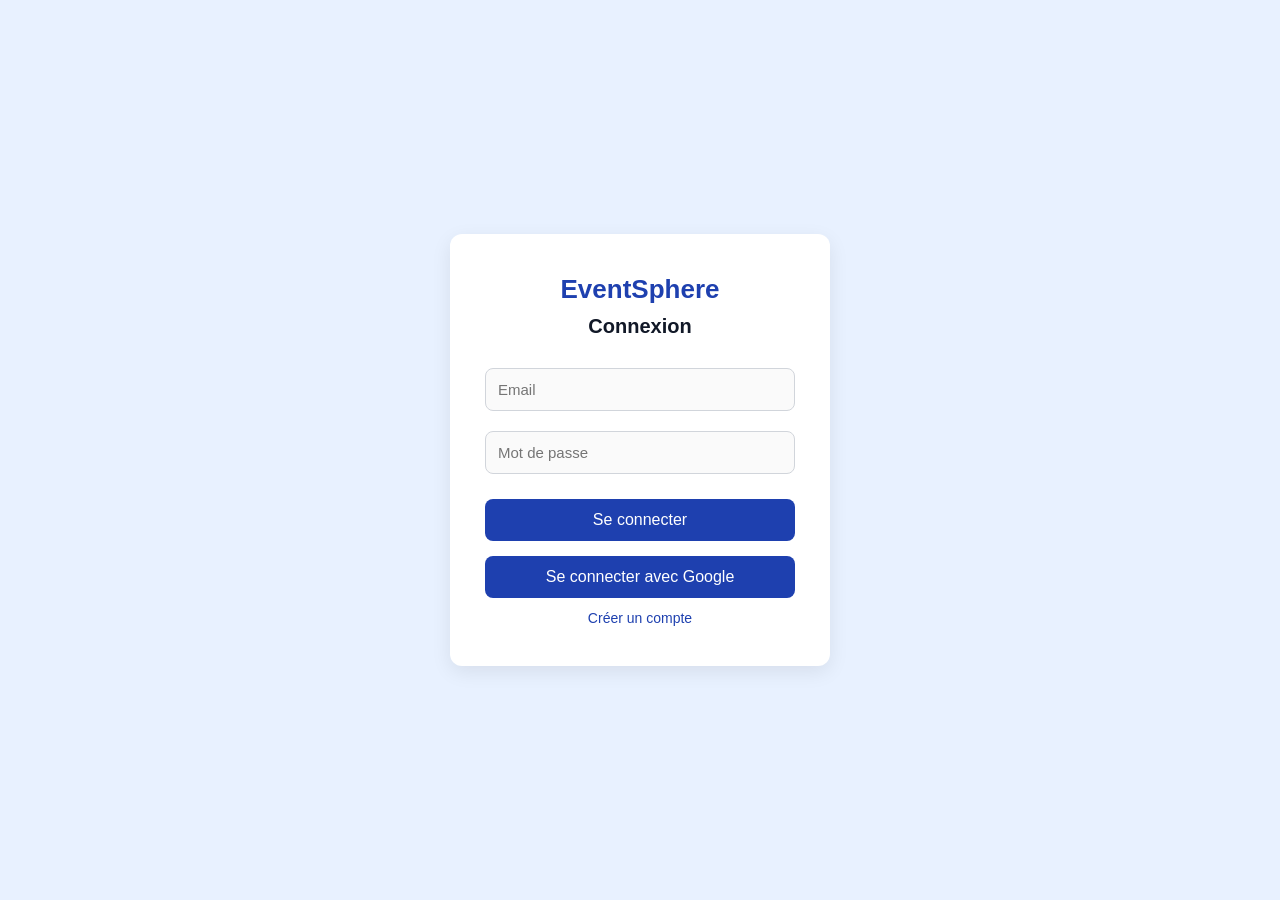
<file: index.html>
<!DOCTYPE html> 
<html lang="fr">
<head>
  <meta charset="UTF-8">
  <meta name="viewport" content="width=device-width, initial-scale=1.0">
  <title>EventSphere - Connexion</title>
  <link rel="stylesheet" href="css/connexion.css">
</head>
<body>
    <div class="auth-container">
  <h1>EventSphere</h1>
  <h2>Connexion</h2>

  <input type="email" id="email" placeholder="Email">
  <input type="password" id="password" placeholder="Mot de passe">

  <button id="login-btn">Se connecter</button>
  <button id="google-login">Se connecter avec Google</button>


  <a href="pages/signup.html">Créer un compte</a>
</div>
<script type="module" src="js/pages/login.js"></script>
</body>
</html>
</file>
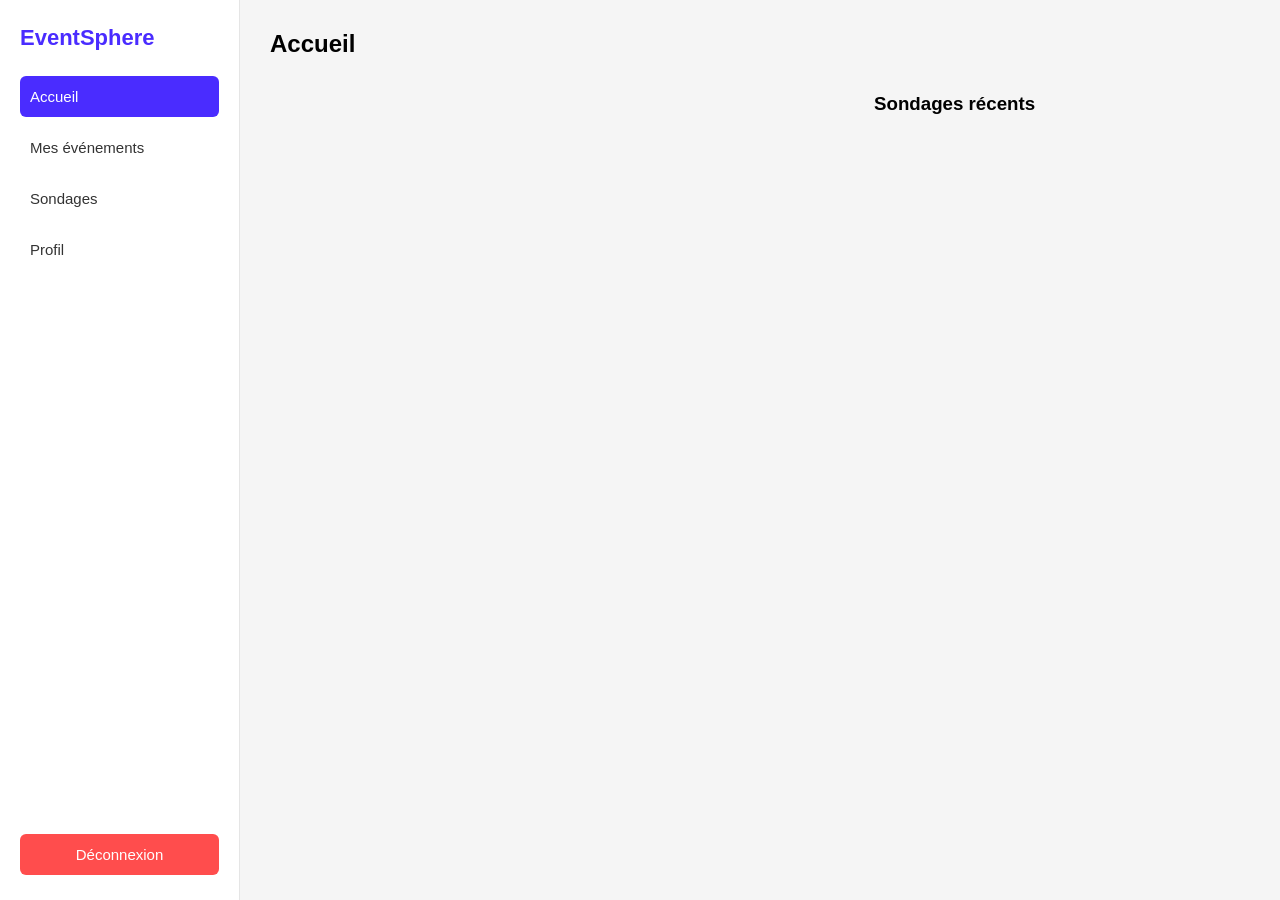
<file: pages/dashboard.html>
<!DOCTYPE html>
<html lang="fr">
<head>
  <meta charset="UTF-8">
  <meta name="viewport" content="width=device-width, initial-scale=1.0">
  <title>EventSphere - Dashboard</title>
  <link rel="stylesheet" href="../css/general.css">
  <link rel="stylesheet" href="../css/dashboard.css">
</head>

<body>
  <div class="layout">

  <button id="hamburger" class="hamburger">☰</button>
  <div id="overlay" class="overlay"></div>

  <!-- SIDEBAR -->
  <aside class="sidebar">
  
   <div class="sidebar-header">
    <h2>EventSphere</h2>
   </div>

   <nav class="sidebar-nav">
    <a href="dashboard.html" class="active">Accueil</a>
    <a href="events.html">Mes événements</a>
    <a href="polls.html">Sondages</a>
    <a href="settings.html">Profil</a>
   </nav>

   <button id="logout" class="logout-btn">Déconnexion</button>
  </aside>


    <!-- MAIN CONTENT -->
    <main class="content">
      <h2>Accueil</h2>

    <div class="dashboard-section">

      <div class="events-list">
        <!-- Les cartes d'événements seront ajoutées ici dynamiquement -->
      </div>
       <div class="polls-list">
          <h3>Sondages récents</h3>
          <!-- Les cartes de sondages seront ajoutées ici dynamiquement -->
      </div>
    </div>
  </main>
</div>

  <script type="module" src="../js/pages/dashboard.js"></script>
  <script type="module" src="../js/pages/logout.js"></script>
  <script type="module" src="../js/utils/sidebarMobile.js"></script>
</body>
</html>
</file>
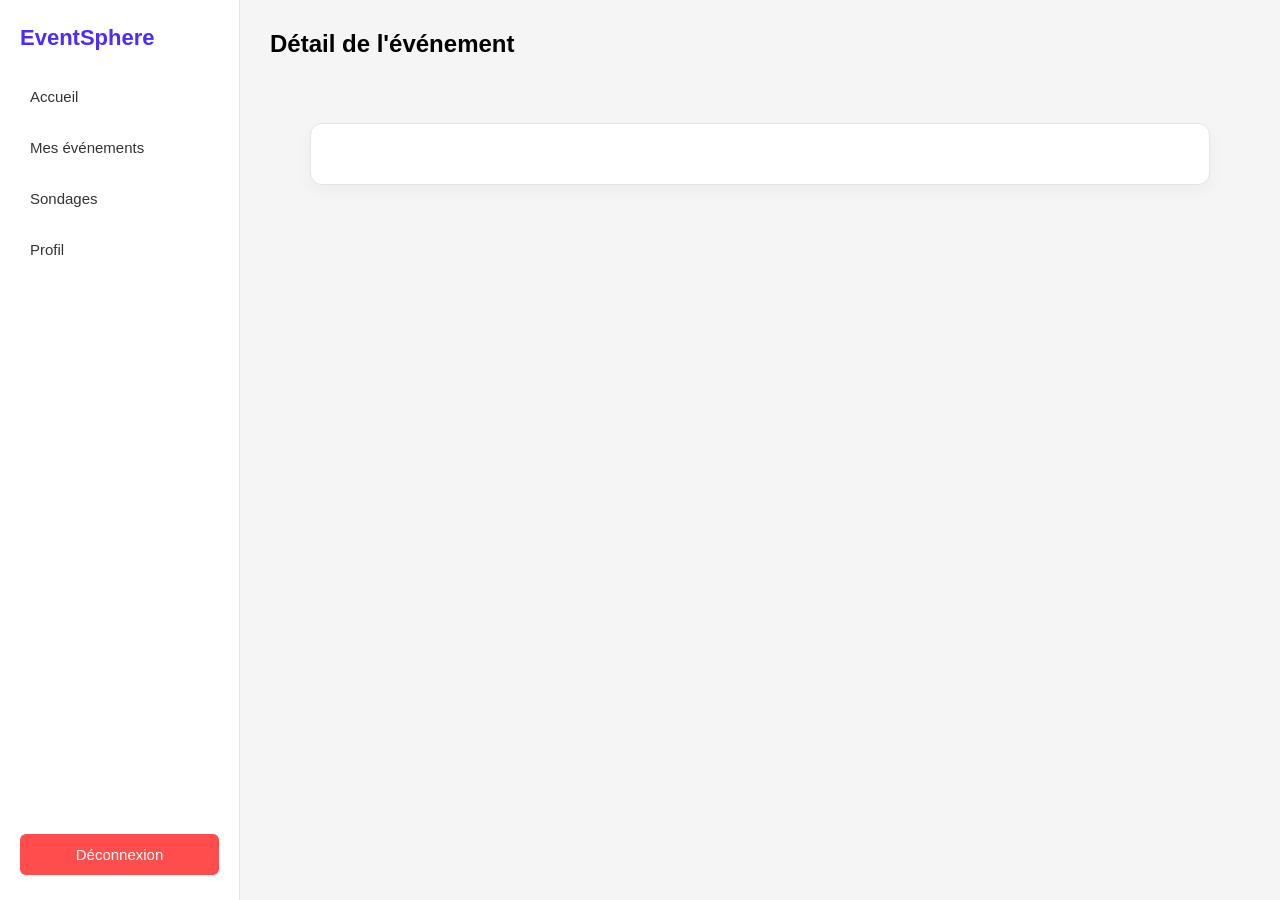
<file: pages/detailEvent.html>
<!doctype html>
<html lang="fr">
  <head>
    <meta charset="UTF-8" />
    <meta name="viewport" content="width=device-width, initial-scale=1.0">
    <title>Détails de l'événement</title>
    <link rel="stylesheet" href="../css/general.css" />
    <link rel="stylesheet" href="../css/gridDetail.css" />
    <link rel="stylesheet" href="../css/eventDetails.css" />
  </head>

  <body>
    <div class="layout">

     <button id="hamburger" class="hamburger">☰</button>
     <div id="overlay" class="overlay"></div>

     <aside class="sidebar">
  
       <div class="sidebar-header">
          <h2>EventSphere</h2>
       </div>

        <nav class="sidebar-nav">
          <a href="dashboard.html">Accueil</a>
          <a href="events.html">Mes événements</a>
          <a href="polls.html">Sondages</a>
          <a href="settings.html">Profil</a>
        </nav>
      <button id="logout" class="logout-btn">Déconnexion</button>
    </aside>
      <main class="content">
          <h2>Détail de l'événement</h2>

        <div class="event-wrapper">
          <div class="detail-grid">
            <div class="detail-card" id="event-container">

              <!-- Le JS remplira cette carte -->
            </div>

          </div>
        </div>

      </main>
    </div>

  
    <script type="module" src="../js/pages/logout.js"></script>
    <script type="module" src="../js/pages/eventDetails.js"></script>
    <script type="module" src="../js/utils/sidebarMobile.js"></script>
  </body>
</html>
</file>
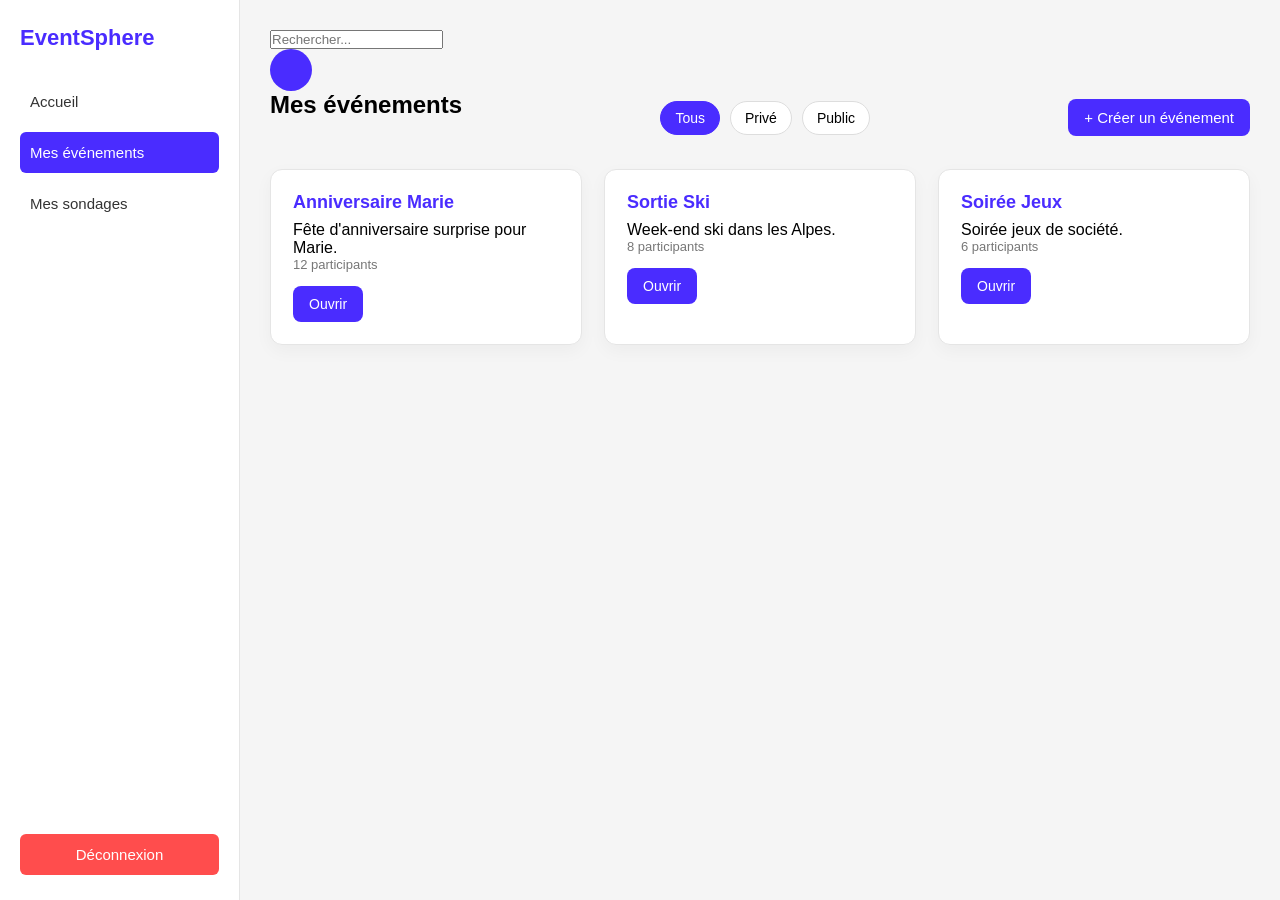
<file: pages/event.html>
<!DOCTYPE html>
<html lang="fr">
<head>
  <meta charset="UTF-8">
  <meta name="viewport" content="width=device-width, initial-scale=1.0">
  <title>Mes événements - EventSphere</title>
  <link rel="stylesheet" href="../css/general.css">
  <link rel="stylesheet" href="../css/events.css">
</head>
<body>

<div class="layout">

  <aside class="sidebar">
    <h2>EventSphere</h2>
    <nav>
      <a href="dashboard.html">Accueil</a>
      <a href="events.html" class="active">Mes événements</a>
      <a href="polls.html">Mes sondages</a>
    </nav>
    <button id="logout" class="logout-btn">Déconnexion</button>
  </aside>

  <main class="content">

    <div class="topbar">
      <input class="search-bar" placeholder="Rechercher...">
      <div class="avatar" id="avatar"></div>
    </div>

    <div class="events-header">
      <h2>Mes événements</h2>

      <div class="filters">
        <button class="filter-btn active">Tous</button>
        <button class="filter-btn">Privé</button>
        <button class="filter-btn">Public</button>
      </div>

      <button class="create-btn">+ Créer un événement</button>
    </div>

    <div class="event-grid">

      <div class="event-card">
        <h3>Anniversaire Marie</h3>
        <p>Fête d'anniversaire surprise pour Marie.</p>
        <p class="event-meta">12 participants</p>
        <button>Ouvrir</button>
      </div>

      <div class="event-card">
        <h3>Sortie Ski</h3>
        <p>Week-end ski dans les Alpes.</p>
        <p class="event-meta">8 participants</p>
        <button>Ouvrir</button>
      </div>

      <div class="event-card">
        <h3>Soirée Jeux</h3>
        <p>Soirée jeux de société.</p>
        <p class="event-meta">6 participants</p>
        <button>Ouvrir</button>
      </div>

    </div>

  </main>

</div>
<script type="module" src="../js/pages/events.js"></script>
<script type="module" src="../js/pages/profil.js"></script>
</body>
</html>
</file>
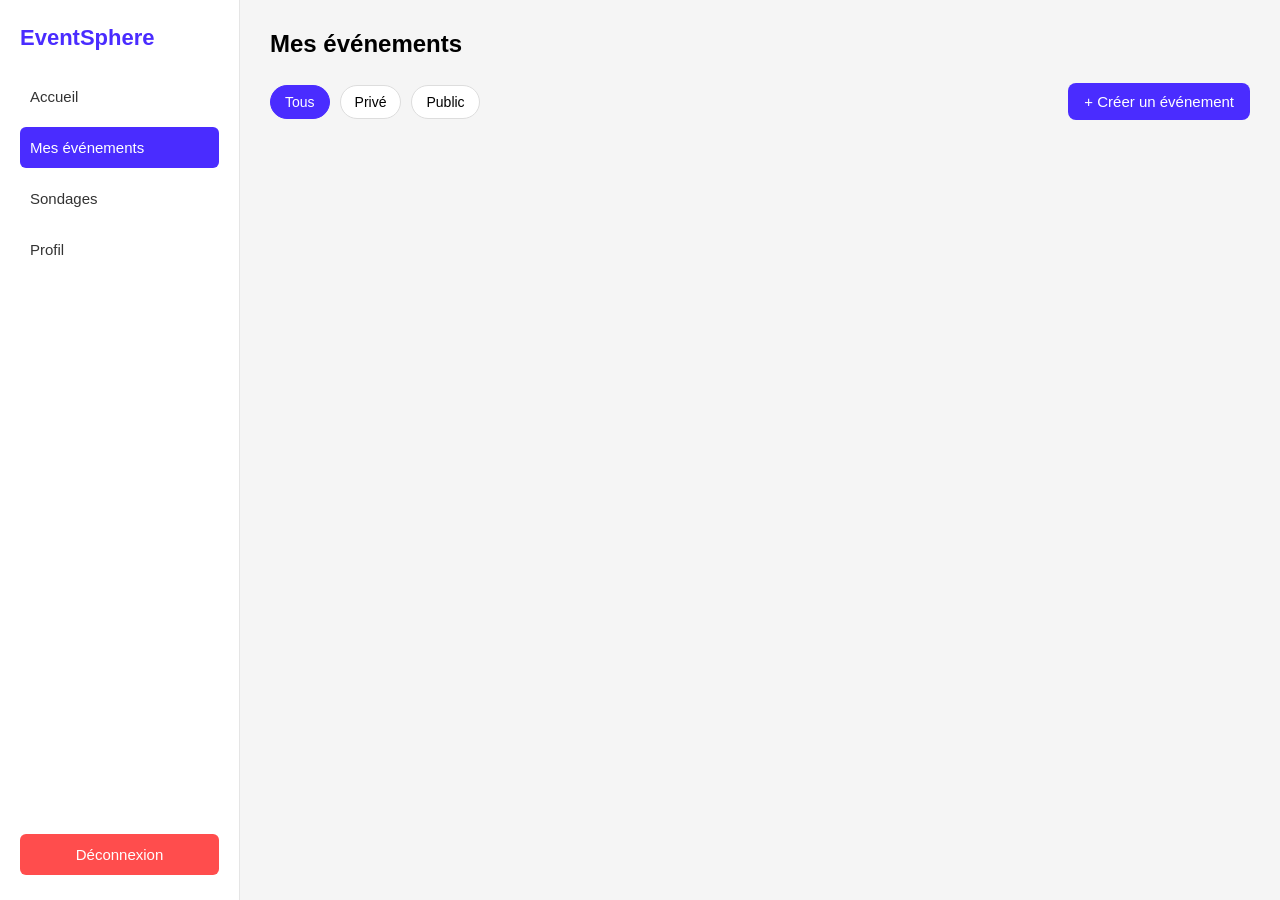
<file: pages/events.html>
<!doctype html>
<html lang="fr">
  <head>
    <meta charset="UTF-8" />
    <meta name="viewport" content="width=device-width, initial-scale=1.0" />
    <title>Mes événements - EventSphere</title>
    <link rel="stylesheet" href="../css/general.css" />
    <link rel="stylesheet" href="../css/events.css" />
  </head>
  <body>
    <div class="layout">
      <button id="hamburger" class="hamburger">☰</button>
      <div id="overlay" class="overlay"></div>
     <aside class="sidebar">
  
     <div class="sidebar-header">
        <h2>EventSphere</h2>
      </div>

     <nav class="sidebar-nav">
      <a href="dashboard.html">Accueil</a>
      <a href="events.html" class="active">Mes événements</a>
      <a href="polls.html">Sondages</a>
      <a href="settings.html">Profil</a>
     </nav>

     <button id="logout" class="logout-btn">Déconnexion</button>
    </aside>

      <main class="content">
        <h2>Mes événements</h2>

        <div class="events-header">
          <div class="filters">
            <button class="filter-btn active">Tous</button>
            <button class="filter-btn">Privé</button>
            <button class="filter-btn">Public</button>
          </div>

          <button class="create-btn">+ Créer un événement</button>
        </div>

        <div class="event-grid">
          <!-- Grille d'événements remplie dynamiquement -->
        </div>
      </main>
    </div>
    <!--  Fenêtre de création d'événement -->
    <div id="create-event-modal" class="modal hidden">
      <div class="modal-content">
        <h3>Créer un événement</h3>

        <label>Titre</label>
        <input type="text" id="event-title" />

        <label>Description</label>
        <textarea id="event-description" maxlength="60"></textarea>


        <label>Type</label>
        <select id="event-type">
          <option value="public">Public</option>
          <option value="private">Privé</option>
        </select>

        <button id="save-event-btn">Créer</button>
        <button id="close-modal-btn" class="close-btn">Fermer</button>
      </div>
    </div>

    <script type="module" src="../js/pages/events.js"></script>
    <script type="module" src="../js/pages/logout.js"></script>
    <script type="module" src="../js/utils/sidebarMobile.js"></script>
  </body>
</html>
</file>
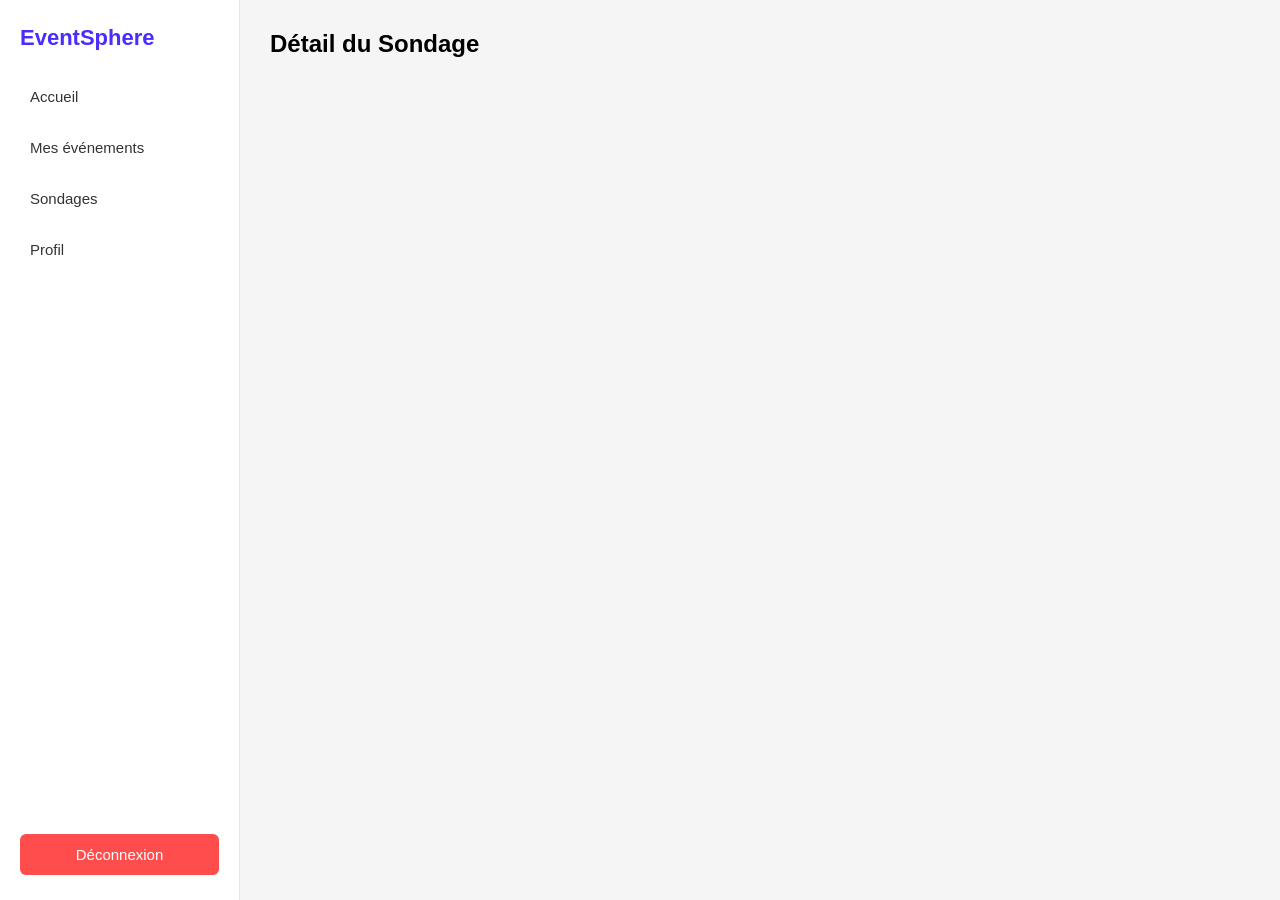
<file: pages/pollDetail.html>
<!doctype html>
<html lang="fr">
  <head>
    <meta charset="UTF-8" />
    <meta name="viewport" content="width=device-width, initial-scale=1.0" />
    <title>Sondage - EventSphere</title>

    <link rel="stylesheet" href="../css/general.css" />
    <link rel="stylesheet" href="../css/polls.css" />
    <link rel="stylesheet" href="../css/gridDetail.css" />

  </head>

  <body>
    <div class="layout">

      <button id="hamburger" class="hamburger">☰</button>
      <div id="overlay" class="overlay"></div>

      <!-- Sidebar -->
      <aside class="sidebar">
  
     <div class="sidebar-header">
        <h2>EventSphere</h2>
      </div>

     <nav class="sidebar-nav">
      <a href="dashboard.html">Accueil</a>
      <a href="events.html">Mes événements</a>
      <a href="polls.html">Sondages</a>
      <a href="settings.html">Profil</a>
     </nav>

     <button id="logout" class="logout-btn">Déconnexion</button>
    </aside>

      <!-- Main content -->
      <main class="content">

        <!-- Topbar -->
          <h2 id="poll-title">Détail du Sondage</h2>

        <div class="detail-grid" id="poll-container">
          <!-- Grille de sondages remplie dynamiquement -->
        </div>


      </main>
    </div>


    <script type="module" src="../js/pages/logout.js"></script>
    <script type="module" src="../js/pages/pollDetail.js"></script>
    <script type="module" src="../js/utils/sidebarMobile.js"></script>
  </body>
</html>
</file>
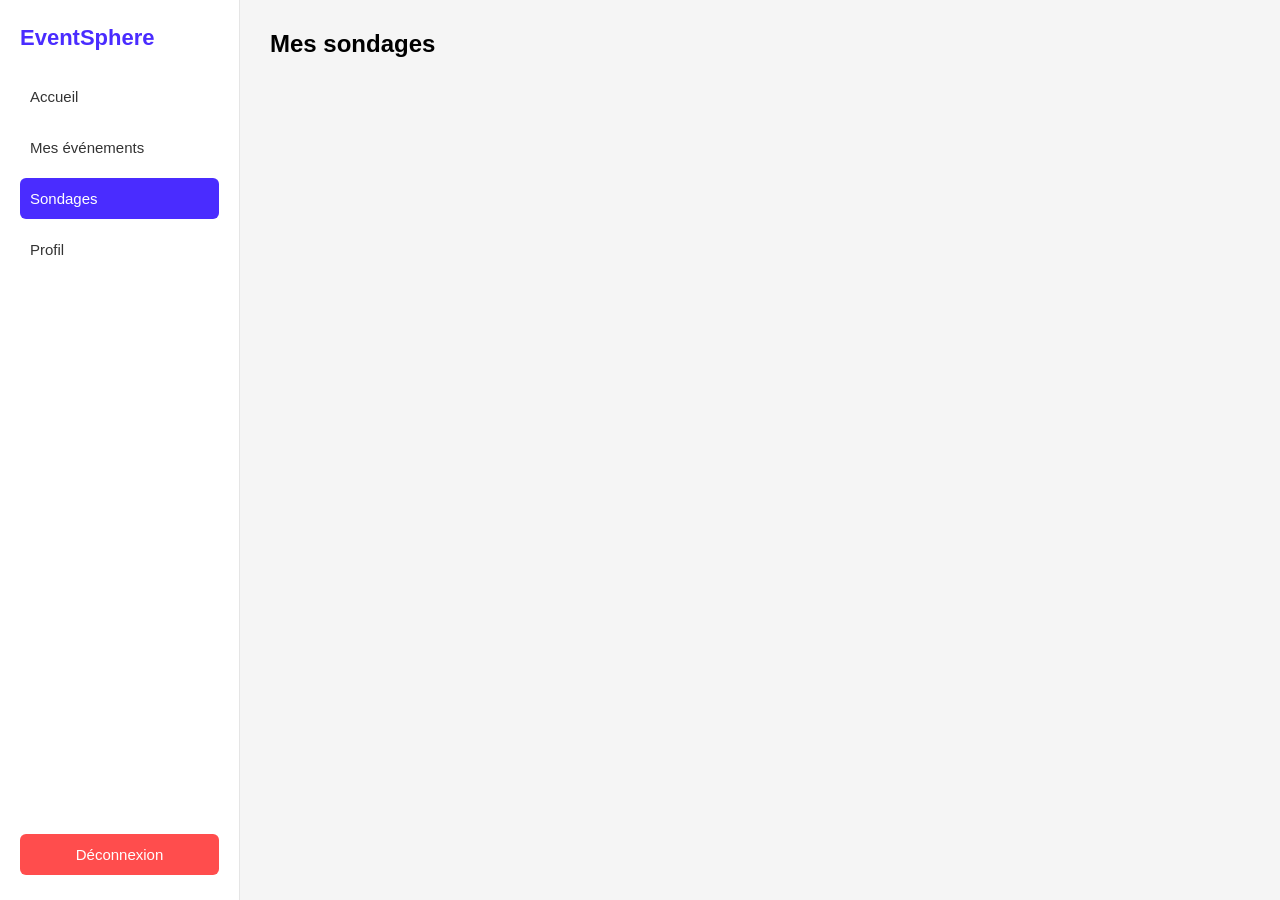
<file: pages/polls.html>
<!doctype html>
<html lang="fr">
  <head>
    <meta charset="UTF-8" />
    <meta name="viewport" content="width=device-width, initial-scale=1.0" />
    <title>Mes sondages - EventSphere</title>
    <link rel="stylesheet" href="../css/general.css" />
    <link rel="stylesheet" href="../css/polls.css" />
  </head>

  <body>
    <div class="layout">
      <button id="hamburger" class="hamburger">☰</button>
      <div id="overlay" class="overlay"></div>
      <aside class="sidebar">
  
     <div class="sidebar-header">
        <h2>EventSphere</h2>
      </div>

     <nav class="sidebar-nav">
      <a href="dashboard.html">Accueil</a>
      <a href="events.html">Mes événements</a>
      <a href="polls.html" class="active">Sondages</a>
      <a href="settings.html">Profil</a>
     </nav>

     <button id="logout" class="logout-btn">Déconnexion</button>
    </aside>

      <main class="content">
        <h2>Mes sondages</h2>

        <div class="poll-grid">
          <!-- Grille remplie dynamiquement -->
        </div>
      </main>
    </div>

    <script type="module" src="../js/pages/polls.js"></script>
    <script type="module" src="../js/pages/logout.js"></script>
    <script type="module" src="../js/utils/sidebarMobile.js"></script>
  </body>
</html>
</file>
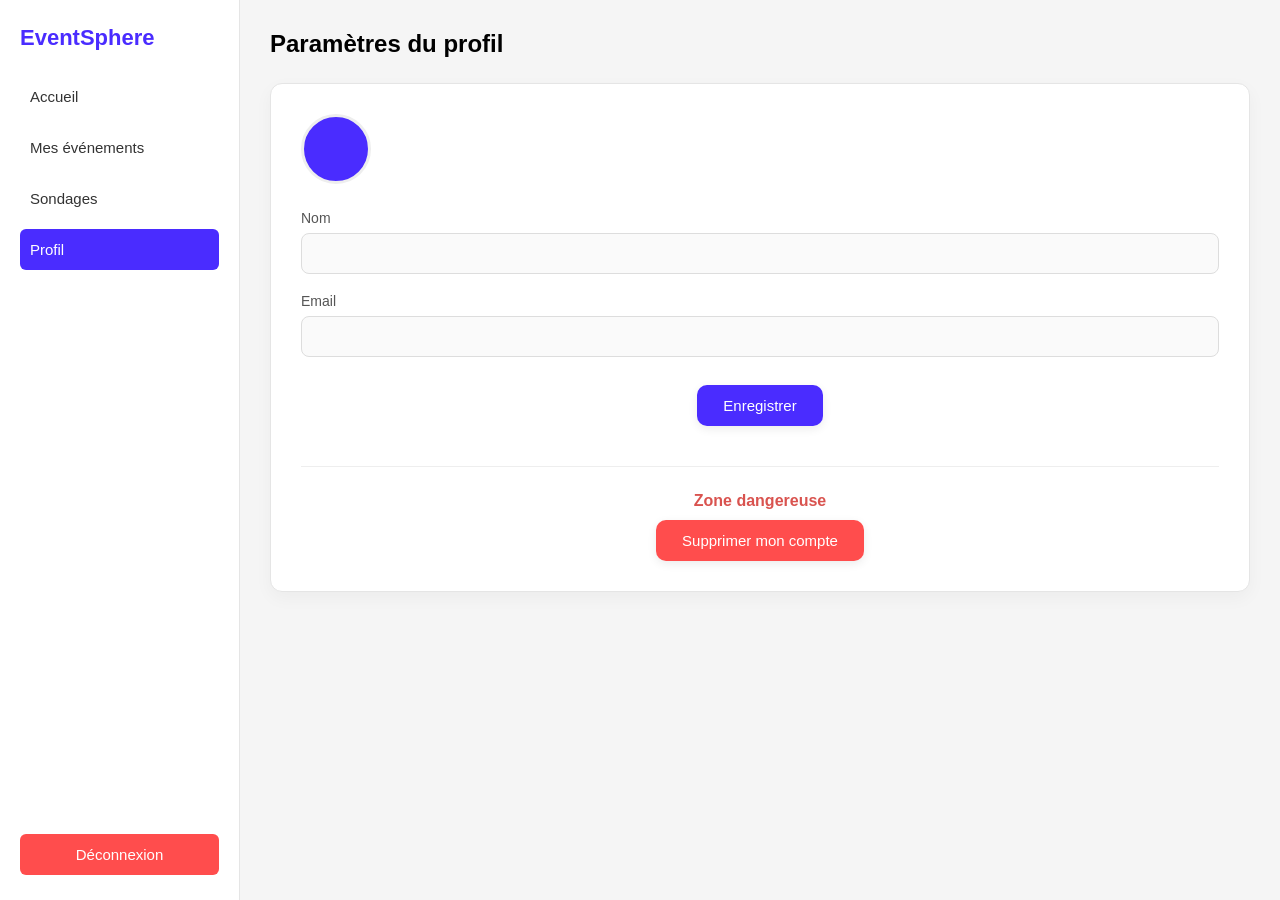
<file: pages/settings.html>
<!DOCTYPE html>
<html lang="fr">
<head>
  <meta charset="UTF-8">
  <meta name="viewport" content="width=device-width, initial-scale=1.0">
  <title>Profil - EventSphere</title>

  <link rel="stylesheet" href="../css/general.css">
  <link rel="stylesheet" href="../css/gridDetail.css">
  <link rel="stylesheet" href="../css/settings.css">
</head>

<body>

<div class="layout">

  <button id="hamburger" class="hamburger">☰</button>
  <div id="overlay" class="overlay"></div>

  <aside class="sidebar">

    <div class="sidebar-header">
      <h2>EventSphere</h2>
    </div>

    <nav class="sidebar-nav">
      <a href="dashboard.html">Accueil</a>
      <a href="events.html">Mes événements</a>
      <a href="polls.html">Sondages</a>
      <a href="settings.html" class="active">Profil</a>
    </nav>

    <button id="logout" class="logout-btn">Déconnexion</button>
  </aside>

  <main class="content">

    <h2>Paramètres du profil</h2>

    <div class="detail-grid">
      <div class="detail-card">

        <div class="profile-header">
          <div class="profile-avatar" id="profile-avatar"></div>
          <div>
            <h3 id="profile-name"></h3>
            <p id="profile-email"></p>
          </div>
        </div>

        <label>Nom</label>
        <input type="text" id="display-name">

        <label>Email</label>
        <input type="email" id="email" disabled>

        <button class="save-btn" id="save-btn">Enregistrer</button>

        <div class="danger-zone">
          <h4>Zone dangereuse</h4>
          <button id="delete-account-btn" class="delete-btn">Supprimer mon compte</button>
        </div>

      </div>
    </div>

  </main>

</div>

<script type="module" src="../js/pages/settings.js"></script>
<script type="module" src="../js/pages/logout.js"></script>
<script type="module" src="../js/utils/sidebarMobile.js"></script>

</body>
</html>
</file>
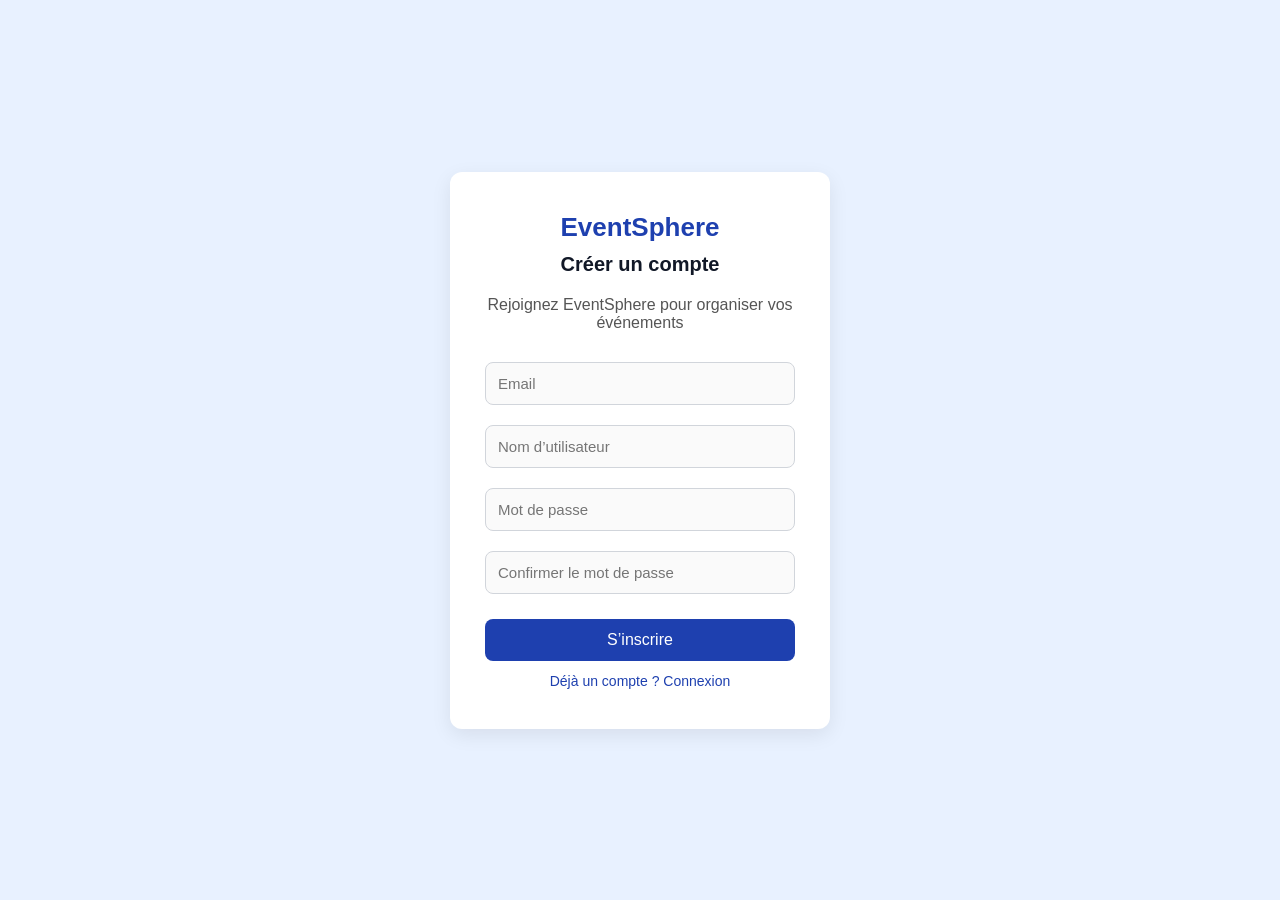
<file: pages/signup.html>
<!DOCTYPE html>
<html lang="fr">
<head>
    <meta charset="UTF-8">
    <meta name="viewport" content="width=device-width, initial-scale=1.0">
    <title>Créer un compte - EventSphere</title>
    <link rel="stylesheet" href="../css/connexion.css">
</head>

<body>

    <div class="auth-container">

        <h1>EventSphere</h1>
        <h2>Créer un compte</h2>
        <p class="desc">
            Rejoignez EventSphere pour organiser vos événements
        </p>

        <input type="email" id="email" placeholder="Email">
        <input type="text" id="username" placeholder="Nom d’utilisateur">
        <input type="password" id="password" placeholder="Mot de passe">
        <input type="password" id="confirm" placeholder="Confirmer le mot de passe">

        <button id="signup-btn">S’inscrire</button>

        <a href="../index.html">Déjà un compte ? Connexion</a>

    </div>

    <script type="module" src="../js/pages/signup.js"></script>

</body>
</html>
</file>
<file: css/connexion.css>
* {
  margin: 0;
  padding: 0;
  box-sizing: border-box;
  font-family: "Inter", sans-serif;
}

body {
  background: #e8f1ff;
  display: flex;
  justify-content: center;
  align-items: center;
  height: 100vh;
}

.auth-container {
  background: white;
  width: 380px;
  padding: 40px 35px;
  border-radius: 12px;
  box-shadow: 0 6px 20px rgba(0,0,0,0.08);
  text-align: center;
}

.auth-container h1 {
  font-size: 26px;
  color: #1e40af;
  margin-bottom: 10px;
}

.auth-container h2 {
  font-size: 20px;
  margin-bottom: 20px;
  color: #111827;
}

.auth-container input {
  width: 100%;
  padding: 12px;
  margin: 10px 0;
  border: 1px solid #d1d5db;
  border-radius: 8px;
  font-size: 15px;
  background: #fafafa;
}

.auth-container input:focus {
  outline: none;
  border-color: #2563eb;
  box-shadow: 0 0 0 3px rgba(37, 99, 235, 0.2);
  background: white;
}

.auth-container button {
  width: 100%;
  padding: 12px;
  margin-top: 15px;
  background: #1e40af;
  color: white;
  border: none;
  border-radius: 8px;
  font-size: 16px;
  cursor: pointer;
  transition: 0.2s;
}

.auth-container button:hover {
  background: #1e3a8a;
}

.auth-container a {
  display: block;
  margin-top: 12px;
  font-size: 14px;
  color: #1e40af;
  text-decoration: none;
}

.auth-container a:hover {
  text-decoration: underline;
}

.desc {
  margin-bottom: 20px;
  color: #555;
}

/* Responsive */
@media (max-width: 480px) {
  body {
     height: auto; padding: 40px 0; align-items: flex-start; 
    }
  .auth-container { 
    width: 90%; padding: 30px 20px; border-radius: 10px; 
  }
  .auth-container h1 { 
    font-size: 22px; 
  }
  .auth-container h2 { 
    font-size: 18px; 
  }
  .auth-container input { 
    padding: 14px; font-size: 16px; 
  }
  .auth-container button { 
    padding: 14px; font-size: 17px; 
  }
  .auth-container a { 
    font-size: 15px; 
  }
  .desc { 
    font-size: 14px; 
  }
}
</file>
<file: css/general.css>
* {
  margin: 0;
  padding: 0;
  box-sizing: border-box;
  font-family: Arial, sans-serif;
}

body {
  background: #f5f5f5;
}

.layout {
  display: flex;
  height: 100vh;
}

/* Titres principaux */
h2,
h3 {
  color:black;
  font-weight: 700;
}

.content h2 {
  margin-bottom: 25px;
}



.avatar {
  width: 42px;
  height: 42px;
  border-radius: 50%;
  background: #4a2cff;
  color: white;
  display: flex;
  justify-content: center;
  align-items: center;
  font-size: 18px;
  font-weight: 600;
  cursor: pointer;
}


/* Sidebar */
.sidebar {
  width: 240px;
  background: #ffffff;
  border-right: 1px solid #e5e5e5;
  padding: 25px 20px;
  display: flex;
  flex-direction: column;
  justify-content: flex-start;
}

.sidebar h2 {
  font-size: 22px;
  font-weight: bold;
  color: #4a2cff;
  margin-bottom: 30px;
}

.sidebar-header {
  display: flex;
  align-items: center;
  justify-content: space-between;
  margin-bottom: 25px;
}

.sidebar-header h2 {
  margin: 0;
  font-size: 22px;
  font-weight: 700;
}

.sidebar nav {
  display: flex;
  flex-direction: column;
  gap: 10px;
}

.sidebar nav a {
  padding: 12px 10px;
  text-decoration: none;
  color: #333;
  border-radius: 6px;
  font-size: 15px;
  transition: 0.2s;
}

.sidebar nav a:hover {
  background: #f0f0ff;
}

.sidebar nav a.active {
  background: #4a2cff;
  color: white;
}

.sidebar button {
  padding: 12px;
  background: #ff4d4d;
  color: white;
  border: none;
  border-radius: 6px;
  cursor: pointer;
  font-size: 15px;
  transition: 0.2s;
}

.sidebar button:hover {
  background: #d93636;
}


.sidebar-nav {
  display: flex;
  flex-direction: column;
  gap: 12px;
  margin-bottom: auto;
}


.logout-btn {
  margin-top: auto;
}



/* Content */
.content {
  flex: 1;
  padding: 30px;
  overflow-y: auto;
}

.primary-btn {
  background: #4a2cff;
  color: white;
  padding: 10px 18px;
  border-radius: 8px;
  border: none;
  cursor: pointer;
}

.secondary-btn {
  background: #f1f1ff;
  color: #4a2cff;
  padding: 10px 18px;
  border-radius: 8px;
  border: 1px solid #dcdcff;
  cursor: pointer;
}




.hamburger {
  display: none;
  position: absolute;
  top: 15px;
  left: 15px;
  background: none;
  border: none;
  font-size: 28px;
  cursor: pointer;
  z-index: 1002;
}

/* Clic en dehors pour fermer */
.overlay {
  display: none;
  position: fixed;
  inset: 0;
  background: rgba(0,0,0,0.45);
  z-index: 900;
}

/* Responsive */
@media (max-width: 768px) {

  /* Afficher le hamburger */
  .hamburger {
    display: block;
  }

  /* Sidebar coulissante */
  .sidebar {
    position: fixed;
    left: -260px;
    top: 0;
    height: 100%;
    width: 240px;
    background: white;
    padding: 25px 20px;
    border-right: 1px solid #e5e5e5;
    transition: 0.3s ease;
    z-index: 1001;
    flex-direction: column;
    justify-content: flex-start;
  }

  /* Sidebar ouverte */
  .sidebar.open {
    left: 0;
  }

  /* Overlay actif */
  .overlay.active {
    display: block;
  }

  /* Navigation verticale */
  .sidebar nav {
    flex-direction: column;
    gap: 12px;
  }

  .sidebar nav a {
    padding: 12px 10px;
    font-size: 15px;
  }

  /* Le contenu descend sous le header mobile */
  .content {
    padding: 20px;
    margin-top: 60px;
  }

  /* Logout en bas */
  .logout-btn {
    margin-top: auto;
  }
}

@media (max-width: 480px) {

  h2 { font-size: 20px; }
  h3 { font-size: 18px; }

  .primary-btn,
  .secondary-btn {
    width: 100%;
    padding: 12px;
    font-size: 16px;
  }
}
</file>
<file: css/dashboard.css>
.dashboard-section {
  display: grid;
  grid-template-columns: 1.5fr 1fr;
  gap: 40px;
  margin-top: 35px;
  padding-bottom: 40px;
}

.section-title {
  font-size: 24px;
  font-weight: 600;
  color: #333;
  margin-bottom: 18px;
}

.events-list,
.polls-list {
  display: flex;
  flex-direction: column;
  gap: 20px;
}

#dashboard-events {
  display: grid;
  grid-template-columns: repeat(2, 1fr);
  gap: 20px;
}

.event-card,
.poll-card {
  background: white;
  padding: 14px 16px;
  border-radius: 12px;
  border: 1px solid #e5e5e5;
  min-height: 110px;
  transition: 0.25s;
  box-shadow: 0 6px 18px rgba(0,0,0,0.04);
}

.event-card h2 {
  color: #4a2cff;
  margin-bottom: 10px;
}

.event-card h3 {
  margin-top: 10px;
  margin-bottom: 6px;
  color: #4a2cff;
}

.event-card p {
  margin-bottom: 8px;
  color: #555;
}

.event-card:hover,
.poll-card:hover {
  border-color: #4a2cff;
  box-shadow: 0 8px 22px rgba(0,0,0 ,0.08);
}

.poll-card h4 {
  margin-bottom: 6px;
  color: #4a2cff;
}

/* === RESPONSIVE === */
@media (max-width: 768px) {
  .dashboard-section { 
    grid-template-columns: 1fr; gap: 25px; 
  }
  #dashboard-events { 
    grid-template-columns: 1fr; gap: 16px; 
  }
}

@media (max-width: 480px) {
  .event-card, .poll-card {
    padding: 12px 14px; min-height: 90px; border-radius: 10px;
  }
  .event-card h2 { 
    font-size: 18px; 
  }
  .event-card h3, .poll-card h4 { 
    font-size: 16px; 
  }
  .event-card p { 
    font-size: 14px; 
  }
  .events-list, .polls-list { 
    gap: 14px; 
  }
}
</file>
<file: css/gridDetail.css>
/* Grille commune pour les pages de détail */
.detail-grid {
  display: grid;
  grid-template-columns: 1fr;
  width: 100%;
  margin-top: 20px;
  gap: 20px;
}

/* Carte commune pour les pages de détail */
.detail-card {
  width: 100%;
  background: white;
  padding: 30px;
  border-radius: 12px;
  border: 1px solid #e5e5e5;
  box-shadow: 0 6px 18px rgba(0,0,0,0.04);
}

/* Responsive */
@media (max-width: 480px) {
  .detail-card {
    padding: 20px;
    border-radius: 10px;
  }
}
</file>
<file: css/eventDetails.css>
/* Wrapper général */
.event-wrapper {
  max-width: 1400px;
  width: 100%;
  margin: 0 auto;
  padding: 20px 40px;
}

/* Bloc d’en-tête de l’événement */
.event-header {
  margin-bottom: 25px;
}

.event-header h2 {
  font-size: 26px;
  margin-bottom: 10px;
  color: #4a2cff;
}

.event-description {
  font-size: 15px;
  color: #555;
  margin-bottom: 12px;
  line-height: 1.5;
}

.event-header p {
  margin-bottom: 8px;
}

.event-header p strong {
  color: #333;
}

/* Boutons */
#invite-btn,
#create-poll-btn {
  padding: 10px 18px;
  background: #4a2cff;
  color: white;
  border-radius: 8px;
  border: none;
  cursor: pointer;
  margin-top: 10px;
  transition: 0.2s;
}

#invite-btn:hover,
#create-poll-btn:hover {
  background: #3a22cc;
}

/* Sections internes */
.section-block {
  background: #fafafa;
  padding: 20px;
  border-radius: 10px;
  border: 1px solid #e5e5e5;
  margin-bottom: 25px;
}

/* Items membres */
.member-item {
  background: #f7f7ff;
  padding: 12px 16px;
  border-radius: 8px;
  border: 1px solid #ddd;
  margin-bottom: 10px;
  display: flex;
  justify-content: space-between;
  align-items: center;
}

.member-item p {
  margin: 0;
  font-weight: 500;
}

.open-remove-btn {
  padding: 6px 12px;
  background: #4a2cff;
  color: white;
  border-radius: 6px;
  border: none;
  cursor: pointer;
  transition: 0.2s;
}

.open-remove-btn:hover {
  background: #3a22cc;
}

/* Items sondages */
.poll-item {
  background: #f7f7ff;
  padding: 12px 16px;
  border-radius: 8px;
  border: 1px solid #ddd;
  margin-bottom: 10px;
  display: flex;
  justify-content: space-between;
  align-items: center;
}

.poll-item p {
  margin: 0;
  font-weight: 500;
}

.open-poll-btn {
  padding: 6px 12px;
  background: #4a2cff;
  color: white;
  border-radius: 6px;
  border: none;
  cursor: pointer;
  transition: 0.2s;
}

.open-poll-btn:hover {
  background: #3a22cc;
}

.delete-poll-btn {
  padding: 6px 12px;
  background: #ff4a4a;
  color: white;
  border-radius: 6px;
  border: none;
  cursor: pointer;
  transition: 0.2s;
}

.delete-poll-btn:hover {
  background: #e63939;
}

.poll-actions {
  display: flex;
  gap: 10px;
  align-items: center;
}

/* Responsive */
@media (max-width: 768px) {
  .event-wrapper { 
    padding: 15px 20px; 
  }
}

@media (max-width: 480px) {
  .event-header h2 {
    font-size: 20px;
  }

  .event-description {
    font-size: 14px;
  }

  .section-block { 
    padding: 15px; 
    border-radius: 8px; 
  }

  .member-item, .poll-item {
    flex-direction: column;
    align-items: flex-start;
    gap: 10px;
  }

  .poll-actions { 
    flex-direction: column;
    width: 100%;
    gap: 8px;
  }

  #invite-btn, #create-poll-btn,
  .open-remove-btn, .open-poll-btn, .delete-poll-btn {
    width: 100%;
    padding: 12px;
    font-size: 15px;
  }
}
</file>
<file: css/events.css>
.events-header {
  display: flex;
  justify-content: space-between;
  align-items: center;
  margin-bottom: 25px;
}

.filters {
  display: flex;
  gap: 10px;
}

.filter-btn {
  padding: 8px 14px;
  border-radius: 20px;
  border: 1px solid #ddd;
  background: white;
  cursor: pointer;
  font-size: 14px;
  transition: 0.2s;
}

.filter-btn:hover {
  background: #f0f0ff;
}

.filter-btn.active {
  background: #4a2cff;
  color: white;
  border-color: #4a2cff;
}

.create-btn {
  padding: 10px 16px;
  background: #4a2cff;
  color: white;
  border-radius: 8px;
  border: none;
  cursor: pointer;
  font-size: 15px;
  transition: 0.2s;
}

.create-btn:hover {
  background: #3a22cc;
}

.event-grid {
  display: grid;
  grid-template-columns: repeat(auto-fit, minmax(260px, 1fr));
  gap: 22px;
}

.event-card {
  background: white;
  padding: 22px;
  border-radius: 12px;
  border: 1px solid #e5e5e5;
  box-shadow: 0 6px 18px rgba(0,0,0,0.04);
  transition: 0.25s;
}

.event-card:hover {
  border-color: #4a2cff;
  box-shadow: 0 8px 22px rgba(0,0,0,0.08);
}

.event-card h3 {
  color: #4a2cff;
  margin-bottom: 8px;
  font-size: 18px;
  font-weight: 600;
}

.event-meta {
  font-size: 13px;
  color: #777;
  margin-bottom: 14px;
}

.event-card button {
  padding: 10px 16px;
  background: #4a2cff;
  color: white;
  border-radius: 8px;
  border: none;
  cursor: pointer;
  font-size: 14px;
  transition: 0.2s;
}

.event-card button:hover {
  background: #3a22cc;
}

/* Modal */
.hidden {
  display: none !important;
}

.modal {
  position: fixed;
  inset: 0;
  background: rgba(0, 0, 0, 0.5);
  display: flex;
  align-items: center;
  justify-content: center;
  z-index: 1000;
}

.modal-content {
  background: #ffffff;
  padding: 26px 30px;
  border-radius: 12px;
  width: 100%;
  max-width: 420px;
  box-shadow: 0 12px 32px rgba(0, 0, 0, 0.18);
  display: flex;
  flex-direction: column;
  gap: 14px;
}

.modal-content input,
.modal-content textarea,
.modal-content select {
  width: 100%;
  padding: 10px 12px;
  border-radius: 8px;
  border: 1px solid #d0d0d0;
  background: #fafafa;
  transition: 0.2s;
}

.modal-content input:focus,
.modal-content textarea:focus,
.modal-content select:focus {
  border-color: #4a2cff;
  background: white;
  outline: none;
  box-shadow: 0 0 0 3px rgba(74,44,255,0.15);
}

#save-event-btn {
  background: #4a2cff;
  color: white;
  border-radius: 8px;
  padding: 10px 14px;
  border: none;
  cursor: pointer;
}

#close-modal-btn {
  background: #e5e7eb;
  color: #111827;
  border-radius: 8px;
  padding: 10px 14px;
  border: none;
  cursor: pointer;
}

/* Responsive */
@media (max-width: 768px) {
  .events-header { 
    flex-direction: column; align-items: flex-start; gap: 15px; 
  }
  .filters { 
    flex-wrap: wrap; gap: 8px; 
  }
  .create-btn { 
    width: 100%; text-align: center; 
  }
  .event-grid { 
    grid-template-columns: 1fr; gap: 16px; 
  }
}

@media (max-width: 480px) {
  .event-card { 
    padding: 18px; border-radius: 10px; 
  }
  .event-card h3 { 
    font-size: 17px; 
  }
  .event-meta { 
    font-size: 12px; 
  }
  .event-card button { 
    width: 100%; padding: 12px; font-size: 15px; 
  }
  .modal-content { 
    width: 90%; padding: 20px; 
  }
  #save-event-btn, #close-modal-btn { 
    width: 100%; padding: 12px; font-size: 15px; 
  }
}
</file>
<file: css/polls.css>
.poll-card {
  background: white;
  padding: 20px;
  border-radius: 12px;
  border: 1px solid #e5e5e5;
  transition: 0.2s;
}

.poll-card:hover {
  border-color: #4a2cff;
  box-shadow: 0 4px 12px rgba(0,0,0,0.05);
}


.poll-card h3 {
  margin-bottom: 10px;
  color: #4a2cff;
}

/* Tags  */
.poll-tags {
  display: flex;
  gap: 8px;
  margin-bottom: 10px;
}

.tag {
  background: #f1f1ff;
  color: #4a2cff;
  padding: 4px 10px;
  border-radius: 6px;
  font-size: 12px;
}

/* Bouton Voir */
.poll-card button {
  margin-top: 10px;
  padding: 8px 14px;
  background: #4a2cff;
  color: white;
  border-radius: 6px;
  border: none;
  cursor: pointer;
  transition: 0.2s;
}

.poll-card button:hover {
  background: #3a22cc;
}


.poll-meta {
  margin-bottom: 20px;
  color: #666;
}

.option-item {
  background: #f7f7ff;
  padding: 12px 16px;
  border-radius: 8px;
  border: 1px solid #ddd;
  margin-bottom: 10px;
}

.vote-item {
  background: #fff7f7;
  padding: 12px 16px;
  border-radius: 8px;
  border: 1px solid #f0dcdc;
  margin-bottom: 10px;
}


.poll-actions {
  margin-top: 20px;
  display: flex;
  gap: 15px;
}

.poll-grid {
  display: grid;
  grid-template-columns: repeat(auto-fit, minmax(260px, 1fr));
  gap: 20px;
  width: 100%;
}




.selectable-option {
  background: #f0f0ff;
  padding: 12px 16px;
  border-radius: 8px;
  border: 1px solid #ccc;
  margin-bottom: 10px;
  cursor: pointer;
  transition: 0.2s;
}

.selectable-option:hover {
  background: #e5e5ff;
}

.selectable-option.selected {
  background: #4a2cff;
  color: white;
  border-color: #4a2cff;
}

.option-item {
  display: flex;
  justify-content: space-between;
  align-items: center;
}

.selectable-option.disabled {
  opacity: 0.5;
  pointer-events: none;
}

/* Responsive */

@media (max-width: 480px) {
  .poll-grid {
    grid-template-columns: 1fr;
  }
}


@media (max-width: 480px) {
  .poll-card { 
    padding: 16px; border-radius: 10px; 
  }
  .poll-card h3 { 
    font-size: 18px; 
  }
  .poll-tags { 
    flex-wrap: wrap; gap: 6px; 
  }
  .poll-card button { 
    width: 100%; padding: 12px; font-size: 15px; 
  }
  .poll-actions { 
    flex-direction: column; gap: 10px; 
  }
}
</file>
<file: css/settings.css>
/* Header du profil */
.profile-header {
  display: flex;
  align-items: center;
  gap: 18px;
  margin-bottom: 25px;
}

.profile-avatar {
  width: 70px;
  height: 70px;
  border-radius: 50%;
  background: #4a2cff;
  color: white;
  display: flex;
  justify-content: center;
  align-items: center;
  font-size: 26px;
  font-weight: bold;
  border: 3px solid #eee;
}

/* Labels + Inputs */
.detail-card label {
  font-size: 14px;
  color: #555;
  font-weight: 500;
}

.detail-card input {
  width: 100%;
  padding: 12px;
  margin: 6px 0 18px;
  border-radius: 8px;
  border: 1px solid #ddd;
  background: #fafafa;
  transition: 0.2s;
}

.detail-card input:focus {
  border-color: #4a2cff;
  background: white;
  outline: none;
  box-shadow: 0 0 0 3px rgba(74,44,255,0.15);
}

/* Boutons modernes */
.save-btn,
.delete-btn {
  width: fit-content;
  padding: 12px 26px;
  margin: 10px auto 0;
  border-radius: 10px;
  font-size: 15px;
  font-weight: 500;
  cursor: pointer;
  border: none;
  display: block;
  box-shadow: 0 3px 10px rgba(0,0,0,0.08);
  transition: 0.2s;
}

/* Bouton enregistrer */
.save-btn {
  background: #4a2cff;
  color: white;
}

.save-btn:hover {
  background: #3a22cc;
  transform: translateY(-2px);
}

/* Danger zone */
.danger-zone {
  margin-top: 40px;
  padding-top: 25px;
  border-top: 1px solid #eee;
  text-align: center;
}

.danger-zone h4 {
  color: #d9534f;
  font-size: 16px;
  margin-bottom: 10px;
  font-weight: 600;
}

/* Bouton supprimer */
.delete-btn {
  background: #ff4d4d;
  color: white;
}

.delete-btn:hover {
  background: #d93636;
  transform: translateY(-2px);
}

/* Responsive */
@media (max-width: 480px) {
  .profile-header {
    flex-direction: column;
    text-align: center;
  }

  .profile-avatar {
    width: 60px;
    height: 60px;
    font-size: 22px;
  }

  .save-btn,
  .delete-btn {
    padding: 14px 28px;
    font-size: 16px;
  }
}
</file>
